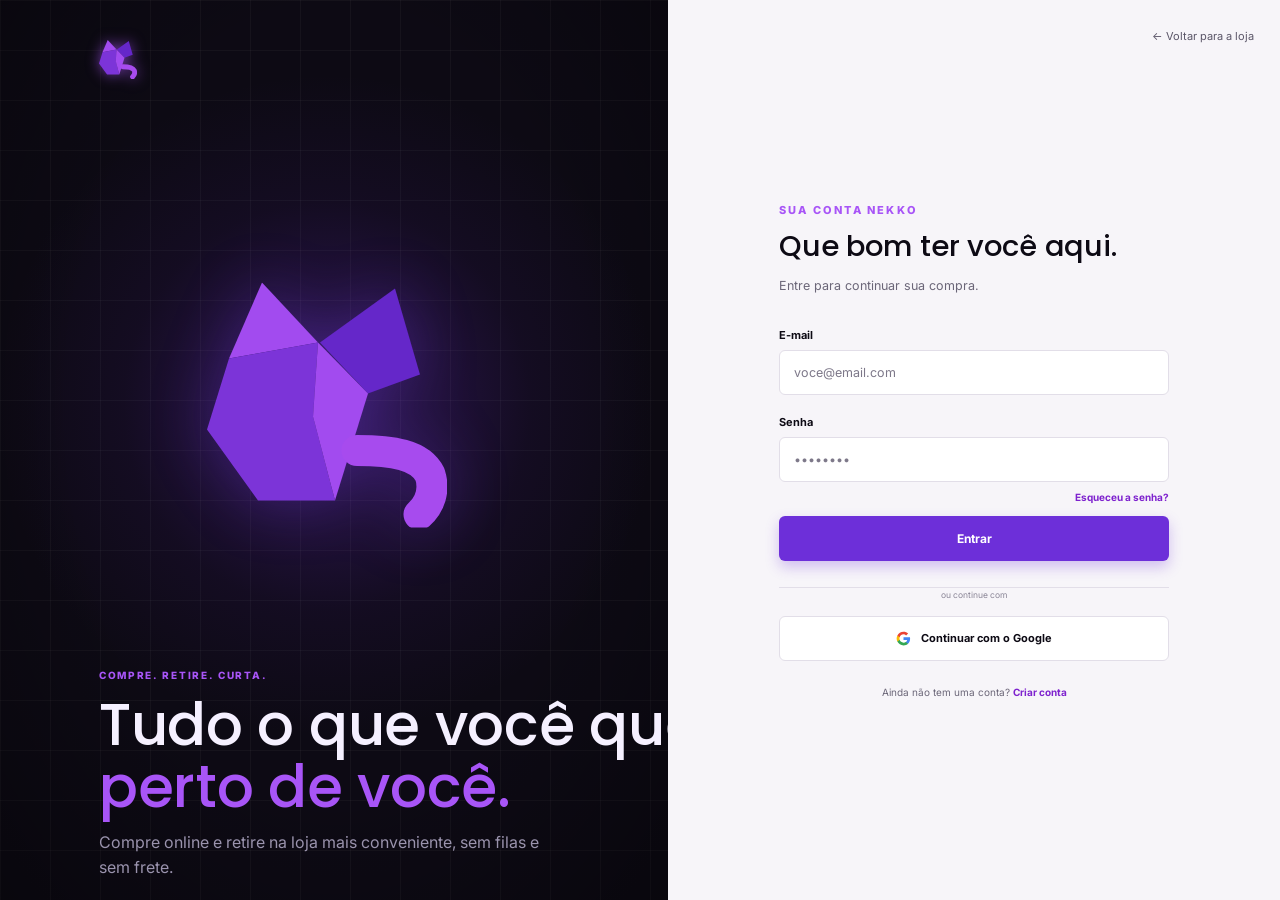
<file: trabalho de engeharia de software/FrontEnd/html/login.html>
<!DOCTYPE html>
<html lang="pt-BR">
<head>
  <meta charset="UTF-8">
  <meta name="viewport" content="width=device-width, initial-scale=1.0">
  <title>Nekko - Entrar</title>

  <link rel="preconnect" href="https://fonts.googleapis.com">
  <link rel="preconnect" href="https://fonts.gstatic.com" crossorigin>
  <link href="https://fonts.googleapis.com/css2?family=Inter:wght@400;500;600;700;800&family=Poppins:wght@500;600&display=swap" rel="stylesheet">

  <style>
    :root {
      --bg: #0d0a14;
      --purple-1: #a24bef;
      --purple-2: #7c34d8;
      --purple-3: #6527c9;
      --purple-tail: #a74bee;
      --accent: #a855f7;
      --text: #f5f0ff;
      --muted: #9a93ad;
      --brand: #6d2fd9;
      --brand-text: #7e22ce;
      --light-bg: #f7f5f9;
      --ink: #0d0a14;
      --line: #e2dee8;
    }

    * { margin: 0; padding: 0; box-sizing: border-box; }
    html, body { height: 100%; }
    body { font-family: 'Inter', sans-serif; background: var(--light-bg); }

    /* ===== LAYOUT EM DUAS COLUNAS ===== */
    .page {
      display: grid;
      grid-template-columns: 52.2% 47.8%;
      min-height: 100vh;
    }

    /* ===== LADO ESQUERDO (escuro) ===== */
    .left {
      position: relative;
      overflow: hidden;
      background: var(--bg);
      min-height: 100vh;
    }

    .glow {
      position: absolute;
      left: 49%; top: 45%;
      width: 900px; height: 900px;
      transform: translate(-50%, -50%);
      background: radial-gradient(circle,
        rgba(124, 58, 237, 0.30) 0%,
        rgba(110, 45, 210, 0.20) 18%,
        rgba(90, 35, 170, 0.09) 32%,
        transparent 52%);
      pointer-events: none;
    }

    .grid {
      position: absolute; inset: 0;
      background-image:
        linear-gradient(rgba(255,255,255,0.035) 1px, transparent 1px),
        linear-gradient(90deg, rgba(255,255,255,0.035) 1px, transparent 1px);
      background-size: 50px 50px;
      pointer-events: none;
    }

    .vignette {
      position: absolute; inset: 0;
      background: radial-gradient(ellipse at 50% 45%, transparent 55%, rgba(0,0,0,0.35) 100%);
      pointer-events: none;
    }

    .logo {
      position: absolute;
      left: 14.8%; top: 40px;
      width: 38px; height: 39px;
      filter: drop-shadow(0 0 7px rgba(168, 85, 247, 0.65));
    }

    .cat-big {
      position: absolute;
      left: 49%; top: 45%;
      width: 240px; height: 245px;
      transform: translate(-50%, -50%);
      filter: drop-shadow(0 0 30px rgba(124, 58, 237, 0.30));
    }

    .content {
      position: absolute;
      left: 14.8%;
      bottom: 20px;
    }

    .tag {
      font-size: 10px;
      font-weight: 800;
      letter-spacing: 0.17em;
      color: var(--accent);
      text-transform: uppercase;
      line-height: 14px;
    }

    .left h1 {
      margin-top: 12px;
      font-family: 'Poppins', sans-serif;
      font-weight: 500;
      font-size: 58px;
      line-height: 62px;
      letter-spacing: -0.005em;
      color: var(--text);
      white-space: nowrap;
    }
    .left h1 span { color: var(--accent); }

    .sub {
      margin-top: 12px;
      width: 460px;
      font-size: 16px;
      line-height: 25px;
      color: var(--muted);
    }

    /* ===== LADO DIREITO (claro) ===== */
    .right {
      position: relative;
      display: flex;
      align-items: center;
      justify-content: center;
      background: var(--light-bg);
      padding: 40px 24px;
    }

    .back {
      position: absolute;
      top: 29px; right: 26px;
      font-size: 11px;
      color: #5b5668;
      text-decoration: none;
    }
    .back:hover { color: var(--brand); }

    .form-wrap { width: 100%; max-width: 390px; }

    .eyebrow {
      font-size: 11px;
      font-weight: 800;
      letter-spacing: 0.2em;
      text-transform: uppercase;
      color: var(--accent);
      line-height: 14px;
    }

    .form-wrap h2 {
      margin-top: 10px;
      font-family: 'Poppins', sans-serif;
      font-weight: 500;
      font-size: 29px;
      line-height: 38px;
      color: var(--ink);
      letter-spacing: -0.005em;
    }

    .lead {
      margin-top: 12px;
      font-size: 12.5px;
      color: #6b6678;
      line-height: 18px;
    }

    form { margin-top: 33px; }

    .field + .field { margin-top: 20px; }

    label {
      display: block;
      font-size: 11px;
      font-weight: 700;
      color: var(--ink);
      margin-bottom: 8px;
    }

    input {
      display: block;
      width: 100%;
      height: 45px;
      padding: 0 14px;
      font-family: 'Inter', sans-serif;
      font-size: 12.5px;
      color: var(--ink);
      background: #fff;
      border: 1px solid var(--line);
      border-radius: 6px;
      outline: none;
      transition: border-color .15s, box-shadow .15s;
    }
    input::placeholder { color: #7d7889; }
    input:focus {
      border-color: var(--brand);
      box-shadow: 0 0 0 3px rgba(109, 47, 217, 0.15);
    }

    .forgot {
      display: block;
      margin-top: 9px;
      text-align: right;
      font-size: 10px;
      font-weight: 700;
      color: var(--brand-text);
      text-decoration: none;
    }
    .forgot:hover { text-decoration: underline; }

    .btn-primary {
      display: block;
      width: 100%;
      height: 45px;
      margin-top: 13px;
      font-family: 'Inter', sans-serif;
      font-size: 12px;
      font-weight: 700;
      color: #fff;
      background: var(--brand);
      border: 0;
      border-radius: 6px;
      cursor: pointer;
      box-shadow: 0 6px 14px rgba(109, 47, 217, 0.28);
      transition: background .15s;
    }
    .btn-primary:hover { background: #5b21b6; }

    .divider {
      margin-top: 26px;
      border-top: 1px solid var(--line);
      text-align: center;
      font-size: 8.5px;
      color: #8a8596;
      line-height: 14px;
    }

    .btn-google {
      display: flex;
      align-items: center;
      justify-content: center;
      gap: 10px;
      width: 100%;
      height: 45px;
      margin-top: 14px;
      font-family: 'Inter', sans-serif;
      font-size: 11px;
      font-weight: 700;
      color: var(--ink);
      background: #fff;
      border: 1px solid var(--line);
      border-radius: 6px;
      cursor: pointer;
      transition: background .15s;
    }
    .btn-google:hover { background: #faf9fb; }
    .btn-google svg { width: 15px; height: 15px; flex-shrink: 0; }

    .signup {
      margin-top: 25px;
      text-align: center;
      font-size: 10px;
      color: #6b6678;
    }
    .signup a {
      font-weight: 700;
      color: var(--brand-text);
      text-decoration: none;
    }
    .signup a:hover { text-decoration: underline; }

    /* ===== TELAS MENORES ===== */
    @media (max-width: 900px) {
      .page { grid-template-columns: 1fr; }
      .left { min-height: auto; padding: 40px 28px 48px; display: flex; flex-direction: column; gap: 32px; }
      .logo, .cat-big, .content { position: relative; left: auto; top: auto; bottom: auto; transform: none; }
      .cat-big { align-self: center; }
      .left h1 { font-size: 38px; line-height: 1.15; white-space: normal; }
      .sub { width: auto; max-width: 460px; }
      .right { padding: 72px 24px 48px; }
    }
  </style>
</head>
<body>

  <!-- Símbolo do gato (usado nos dois tamanhos) -->
  <svg width="0" height="0" style="position:absolute" aria-hidden="true">
    <defs>
      <symbol id="cat" viewBox="0 0 240 245">
        <polygon points="55,0 111,60 22,76" fill="var(--purple-1)"/>
        <polygon points="188,6 213,92 161,111 113,60" fill="var(--purple-3)"/>
        <polygon points="22,76 111,60 106,134 128,218 51,218 0,147" fill="var(--purple-2)"/>
        <polygon points="111,60 161,111 128,218 106,134" fill="var(--purple-1)"/>
        <path d="M150 168 C 185 168 213 172 223 192 C 228 208 223 222 212 232"
              fill="none" stroke="var(--purple-tail)" stroke-width="31"
              stroke-linecap="round" stroke-linejoin="round"/>
      </symbol>
    </defs>
  </svg>

  <div class="page">

    <!-- ===== LADO ESQUERDO ===== -->
    <aside class="left">
      <div class="glow"></div>
      <div class="grid"></div>
      <div class="vignette"></div>

      <svg class="logo" role="img" aria-label="Logo Nekko"><use href="#cat"/></svg>
      <svg class="cat-big" role="img" aria-label="Gato"><use href="#cat"/></svg>

      <section class="content">
        <p class="tag">Compre. Retire. Curta.</p>
        <h1>Tudo o que você quer,<br><span>perto de você.</span></h1>
        <p class="sub">Compre online e retire na loja mais conveniente, sem filas e sem frete.</p>
      </section>
    </aside>

    <!-- ===== LADO DIREITO ===== -->
    <main class="right">
      <a href="#" class="back">← Voltar para a loja</a>

      <div class="form-wrap">
        <p class="eyebrow">Sua conta Nekko</p>
        <h2>Que bom ter você aqui.</h2>
        <p class="lead">Entre para continuar sua compra.</p>

        <form>
          <div class="field">
            <label for="email">E-mail</label>
            <input type="email" id="email" name="email" placeholder="voce@email.com">
          </div>

          <div class="field">
            <label for="password">Senha</label>
            <input type="password" id="password" name="password" placeholder="••••••••">
          </div>

          <a href="#" class="forgot">Esqueceu a senha?</a>

          <button type="submit" class="btn-primary">Entrar</button>

          <div class="divider">ou continue com</div>

          <button type="button" class="btn-google">
            <svg viewBox="0 0 24 24" aria-hidden="true">
              <path fill="#4285F4" d="M22.56 12.25c0-.78-.07-1.53-.2-2.25H12v4.26h5.92c-.26 1.37-1.04 2.53-2.21 3.31v2.77h3.57c2.08-1.92 3.28-4.74 3.28-8.09z"/>
              <path fill="#34A853" d="M12 23c2.97 0 5.46-.98 7.28-2.66l-3.57-2.77c-.98.66-2.23 1.06-3.71 1.06-2.86 0-5.29-1.93-6.16-4.53H2.18v2.84C3.99 20.53 7.7 23 12 23z"/>
              <path fill="#FBBC05" d="M5.84 14.09c-.22-.66-.35-1.36-.35-2.09s.13-1.43.35-2.09V7.06H2.18C1.43 8.55 1 10.22 1 12s.43 3.45 1.18 4.94l2.85-2.22.81-.63z"/>
              <path fill="#EA4335" d="M12 5.38c1.62 0 3.06.56 4.21 1.64l3.15-3.15C17.45 2.09 14.97 1 12 1 7.7 1 3.99 3.47 2.18 7.06l3.66 2.84c.87-2.6 3.3-4.52 6.16-4.52z"/>
            </svg>
            Continuar com o Google
          </button>
        </form>

        <p class="signup">Ainda não tem uma conta? <a href="#">Criar conta</a></p>
      </div>
    </main>

  </div>

</body>
</html>
</file>
